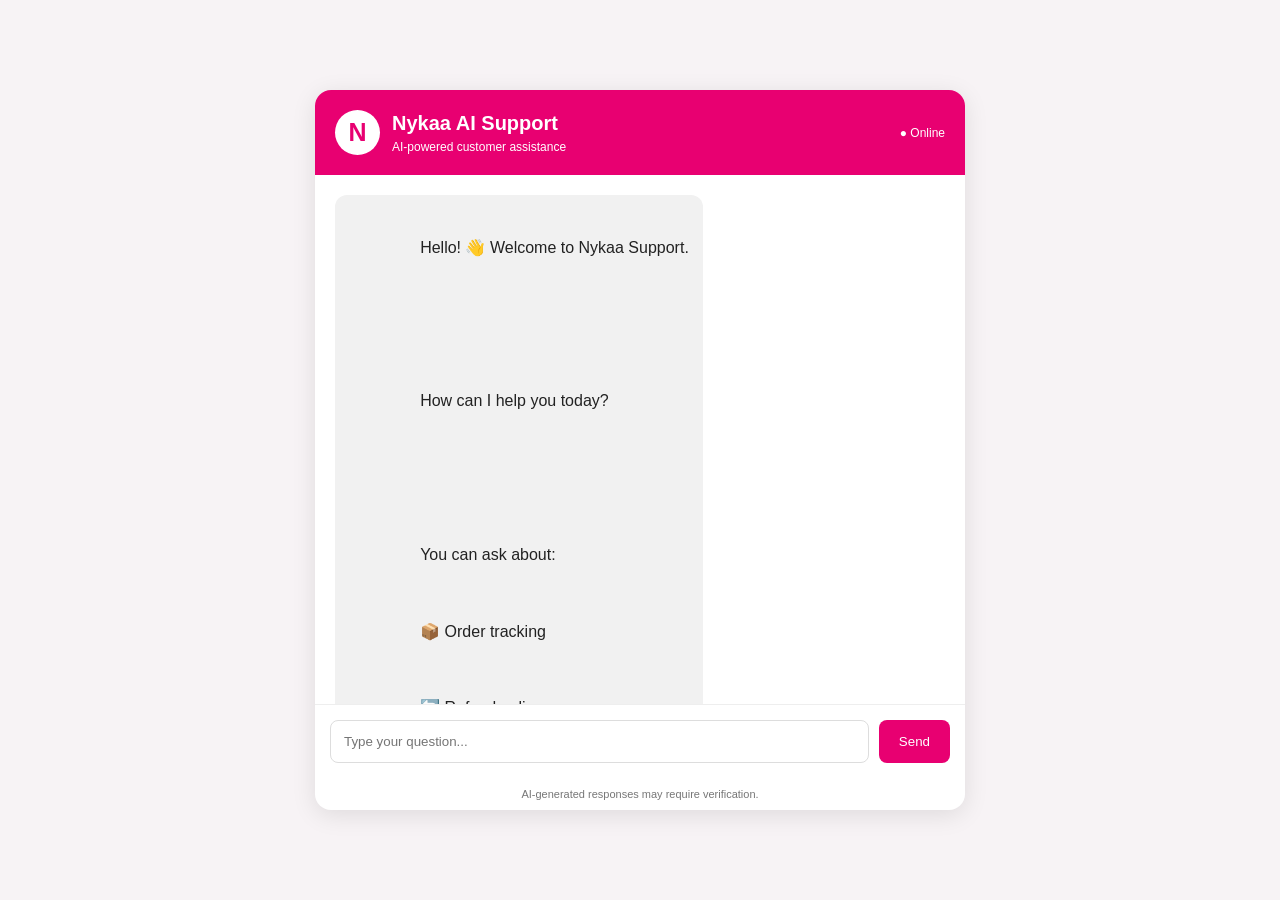
<file: frontend/index.html>
<!DOCTYPE html>
<html lang="en">

<head>
    <meta charset="UTF-8">
    <meta name="viewport" content="width=device-width, initial-scale=1.0">

    <title>Nykaa AI Support</title>

    <link rel="stylesheet" href="style.css">
</head>

<body>

    <div class="app-container">

        <header class="chat-header">
            <div class="logo">N</div>

            <div class="header-info">
                <h1>Nykaa AI Support</h1>
                <p>AI-powered customer assistance</p>
            </div>

            <span class="status">● Online</span>
        </header>

        <main id="chat-box" class="chat-box">

            <div class="message bot">
                Hello! 👋 Welcome to Nykaa Support.

                <br><br>

                How can I help you today?

                <br><br>

                You can ask about:
                <br>
                📦 Order tracking
                <br>
                🔄 Refund policy
                <br>
                🚚 Delivery information
            </div>

        </main>

        <form id="chat-form" class="chat-form">

            <input type="text" id="question" placeholder="Type your question..." maxlength="2000" required>

            <button type="submit" id="send-button">
                Send
            </button>

        </form>

        <footer>
            AI-generated responses may require verification.
        </footer>

    </div>

    <script src="script.js"></script>

</body>

</html>
</file>
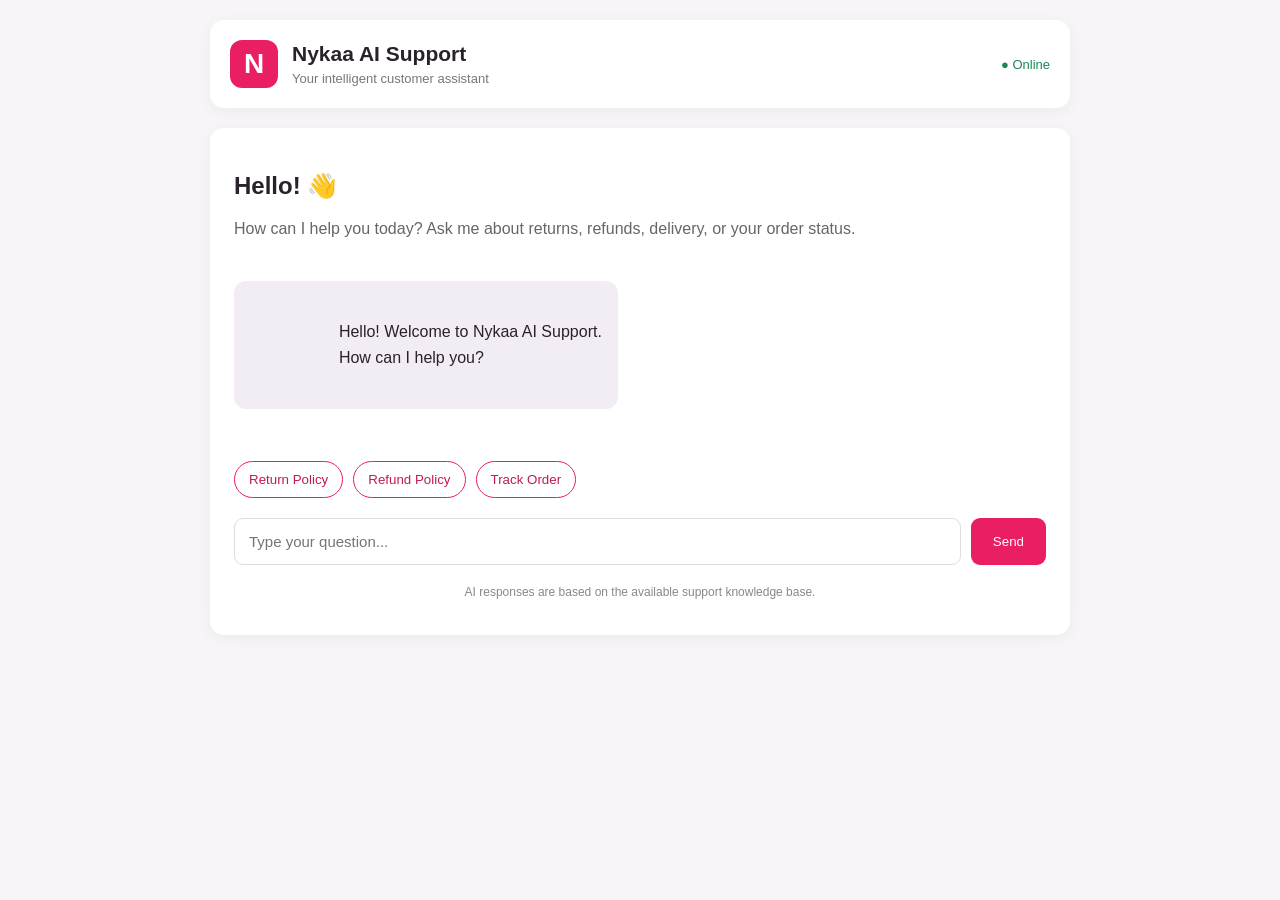
<file: static/index.html>
<!DOCTYPE html>
<html lang="en">

<head>
    <meta charset="UTF-8">
    <meta name="viewport" content="width=device-width, initial-scale=1.0">

    <title>Nykaa AI Support</title>

    <link rel="stylesheet" href="/static/style.css">
</head>

<body>

    <div class="app">
        <header class="header">
            <div class="logo">N</div>

            <div>
                <h1>Nykaa AI Support</h1>
                <p>Your intelligent customer assistant</p>
            </div>

            <span class="status">● Online</span>
        </header>

        <main class="chat-container">

            <div class="welcome">
                <h2>Hello! 👋</h2>
                <p>
                    How can I help you today?
                    Ask me about returns, refunds, delivery,
                    or your order status.
                </p>
            </div>

            <div id="chatMessages" class="messages">
                <div class="message bot">
                    Hello! Welcome to Nykaa AI Support.
                    How can I help you?
                </div>
            </div>

            <div class="suggestions">
                <button data-question="What is the return policy?">
                    Return Policy
                </button>

                <button data-question="What is the refund policy?">
                    Refund Policy
                </button>

                <button data-question="Track order NK0006">
                    Track Order
                </button>
            </div>

            <form id="chatForm" class="chat-form">
                <input type="text" id="questionInput" placeholder="Type your question..." maxlength="2000" required>

                <button type="submit" id="sendButton">
                    Send
                </button>
            </form>

            <p class="disclaimer">
                AI responses are based on the available support knowledge base.
            </p>

        </main>
    </div>

    <script src="/static/script.js"></script>

</body>

</html>
</file>
<file: frontend/style.css>
* {
    box-sizing: border-box;
    margin: 0;
    padding: 0;
}

body {
    font-family: Arial, sans-serif;
    background: #f7f3f5;
    min-height: 100vh;
    display: flex;
    justify-content: center;
    align-items: center;
    padding: 20px;
}

.app-container {
    width: 100%;
    max-width: 650px;
    height: 80vh;
    min-height: 450px;
    background: white;
    border-radius: 16px;
    box-shadow: 0 5px 25px rgba(0, 0, 0, 0.10);
    display: flex;
    flex-direction: column;
    overflow: hidden;
}

.chat-header {
    display: flex;
    align-items: center;
    gap: 12px;
    padding: 20px;
    background: #e80071;
    color: white;
}

.logo {
    width: 45px;
    height: 45px;
    background: white;
    color: #e80071;
    border-radius: 50%;
    display: grid;
    place-items: center;
    font-size: 25px;
    font-weight: bold;
}

.header-info {
    flex: 1;
}

.header-info h1 {
    font-size: 20px;
    margin-bottom: 5px;
}

.header-info p {
    font-size: 12px;
}

.status {
    font-size: 12px;
}

.chat-box {
    flex: 1;
    overflow-y: auto;
    padding: 20px;
    display: flex;
    flex-direction: column;
    gap: 15px;
}

.message {
    max-width: 85%;
    padding: 14px;
    border-radius: 12px;
    line-height: 1.6;
    overflow-wrap: anywhere;
    white-space: pre-wrap;
}

.bot {
    align-self: flex-start;
    background: #f1f1f1;
    color: #222;
}

.user {
    align-self: flex-end;
    background: #ffe0ef;
    color: #222;
}

.chat-form {
    display: flex;
    gap: 10px;
    padding: 15px;
    border-top: 1px solid #eee;
}

.chat-form input {
    flex: 1;
    min-width: 0;
    padding: 13px;
    border: 1px solid #ddd;
    border-radius: 8px;
    outline-color: #e80071;
}

.chat-form button {
    padding: 12px 20px;
    background: #e80071;
    color: white;
    border: none;
    border-radius: 8px;
    cursor: pointer;
}

.chat-form button:disabled {
    opacity: 0.6;
    cursor: wait;
}

footer {
    padding: 10px;
    text-align: center;
    font-size: 11px;
    color: #777;
}

@media (max-width: 480px) {
    body {
        padding: 0;
    }

    .app-container {
        height: 100vh;
        min-height: 0;
        border-radius: 0;
    }

    .chat-header {
        padding: 15px;
    }

    .header-info h1 {
        font-size: 17px;
    }

    .status {
        font-size: 10px;
    }
}
</file>
<file: static/style.css>
* {
    box-sizing: border-box;
}

body {
    margin: 0;
    font-family: Arial, sans-serif;
    background: #f7f5f8;
    color: #29212b;
}

.app {
    width: 100%;
    max-width: 900px;
    min-height: 100vh;
    margin: auto;
    padding: 20px;
}

.header {
    display: flex;
    align-items: center;
    gap: 14px;
    padding: 20px;
    background: white;
    border-radius: 14px;
    box-shadow: 0 3px 15px #0000000d;
}

.logo {
    display: flex;
    justify-content: center;
    align-items: center;
    width: 48px;
    height: 48px;
    border-radius: 12px;
    background: #e91e63;
    color: white;
    font-size: 28px;
    font-weight: bold;
}

.header h1 {
    margin: 0 0 5px;
    font-size: 21px;
}

.header p {
    margin: 0;
    color: #777;
    font-size: 13px;
}

.status {
    margin-left: auto;
    color: #198754;
    font-size: 13px;
}

.chat-container {
    margin-top: 20px;
    padding: 24px;
    background: white;
    border-radius: 14px;
    box-shadow: 0 3px 15px #0000000d;
}

.welcome {
    margin-bottom: 24px;
}

.welcome h2 {
    margin-bottom: 8px;
}

.welcome p {
    color: #666;
    line-height: 1.6;
}

.messages {
    display: flex;
    flex-direction: column;
    gap: 14px;
    min-height: 180px;
    max-height: 420px;
    overflow-y: auto;
    padding: 15px 0;
}

.message {
    max-width: 85%;
    padding: 13px 16px;
    border-radius: 12px;
    line-height: 1.6;
    overflow-wrap: anywhere;
    white-space: pre-wrap;
}

.bot {
    align-self: flex-start;
    background: #f2edf4;
}

.user {
    align-self: flex-end;
    background: #e91e63;
    color: white;
}

.suggestions {
    display: flex;
    flex-wrap: wrap;
    gap: 10px;
    margin: 15px 0;
}

.suggestions button {
    padding: 10px 14px;
    border: 1px solid #e91e63;
    border-radius: 20px;
    background: white;
    color: #c2185b;
    cursor: pointer;
}

.suggestions button:hover {
    background: #fce4ec;
}

.chat-form {
    display: flex;
    gap: 10px;
    margin-top: 20px;
}

.chat-form input {
    flex: 1;
    min-width: 0;
    padding: 14px;
    border: 1px solid #ddd;
    border-radius: 9px;
    font-size: 15px;
}

.chat-form button {
    padding: 14px 22px;
    border: none;
    border-radius: 9px;
    background: #e91e63;
    color: white;
    cursor: pointer;
}

.chat-form button:disabled {
    opacity: 0.6;
    cursor: not-allowed;
}

.disclaimer {
    margin-top: 20px;
    color: #888;
    font-size: 12px;
    text-align: center;
}

@media (max-width: 600px) {
    .app {
        padding: 10px;
    }

    .chat-container {
        padding: 16px;
    }

    .header {
        padding: 14px;
    }

    .header h1 {
        font-size: 17px;
    }

    .status {
        font-size: 11px;
    }

    .message {
        max-width: 95%;
    }

    .chat-form button {
        padding: 12px;
    }
}
</file>
